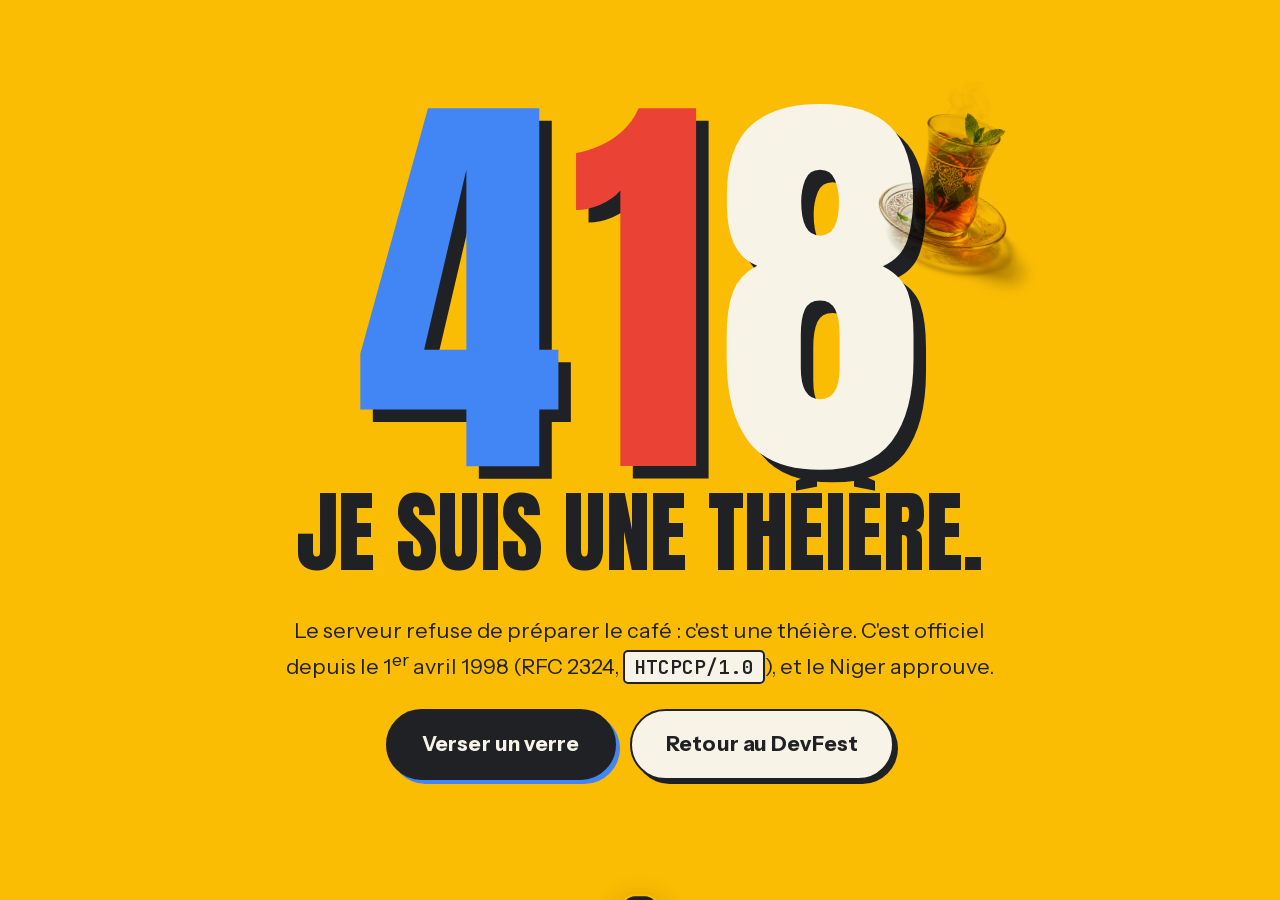
<file: 418.html>
<!doctype html>
<html lang="fr">
<head>
<meta charset="utf-8">
<meta name="viewport" content="width=device-width, initial-scale=1">
<title>418 · Je suis une théière · DevFest Niamey 2026</title>
<meta name="description" content="Erreur 418 : le serveur refuse de préparer le café, car c'est une théière. DevFest Niamey 2026.">
<meta name="robots" content="noindex">
<meta name="theme-color" content="#FBBC04">
<link rel="icon" href="data:image/svg+xml,%3Csvg xmlns='http://www.w3.org/2000/svg' viewBox='0 0 64 64'%3E%3Crect width='64' height='64' rx='14' fill='%23FBBC04'/%3E%3Ctext x='32' y='44' font-size='34' text-anchor='middle' font-family='Impact,sans-serif' fill='%23202124'%3E418%3C/text%3E%3C/svg%3E">
<link rel="preload" href="fonts/anton-latin.woff2" as="font" type="font/woff2" crossorigin>
<link rel="stylesheet" href="css/base.css">
<style>
  body{background:var(--yellow);min-height:100svh;display:grid;place-items:center;padding:clamp(20px,5vw,60px);text-align:center}
  .wrap{position:relative;max-width:980px}
  .big{display:flex;justify-content:center;gap:.02em;font:400 clamp(9rem,34vw,26rem)/.82 var(--f-display);text-shadow:.03em .03em 0 var(--ink)}
  .big span:nth-child(1){color:var(--blue)}.big span:nth-child(2){color:var(--red)}.big span:nth-child(3){color:var(--paper)}
  .big span{display:inline-block;transition:transform 250ms var(--ease)}
  .big span:hover{transform:translateY(-4%) rotate(-3deg)}
  h1{font:400 clamp(2.4rem,7vw,5.6rem)/1 var(--f-display);text-transform:uppercase;margin:.3em 0 .4em}
  p{max-width:34em;margin:0 auto 1.6rem;font-size:clamp(1.05rem,1vw + .9rem,1.35rem)}
  code{font:600 .9em var(--f-mono);background:var(--paper);padding:.1em .45em;border-radius:5px;border:2px solid var(--ink)}
  .row{display:flex;flex-wrap:wrap;gap:14px;justify-content:center}
  .pot{position:absolute;right:-4vw;top:-3vw;width:clamp(90px,14vw,190px);transform:rotate(14deg);mix-blend-mode:multiply;pointer-events:none}
</style>
</head>
<body>
<canvas id="fx" aria-hidden="true"></canvas>
<main class="wrap">
  <img class="pot" src="media/cutouts/B07_tea-glass.webp" alt="" width="300" height="380">
  <div class="big" aria-hidden="true"><span>4</span><span>1</span><span>8</span></div>
  <h1>Je suis une théière.</h1>
  <p>Le serveur refuse de préparer le café&nbsp;: c'est une théière. C'est officiel depuis le 1<sup>er</sup>&nbsp;avril 1998 (RFC&nbsp;2324, <code>HTCPCP/1.0</code>), et le Niger approuve.</p>
  <div class="row">
    <button class="btn btn--ink btn--lg" type="button" id="pour"><span>Verser un verre</span></button>
    <a class="btn btn--lg" href="index.html"><span>Retour au DevFest</span></a>
  </div>
</main>
<div class="toast mono" id="toast" role="status" aria-live="polite"></div>
<script src="js/config.js" defer></script>
<script src="js/fx.js" defer></script>
<script>
  window.addEventListener('DOMContentLoaded', function () {
    document.getElementById('pour').addEventListener('click', function () {
      if (window.DFX) { DFX.tea(); }
    });
    console.log('%c418 I’m a teapot', 'font:700 22px monospace;color:#202124');
  });
</script>
</body>
</html>
</file>
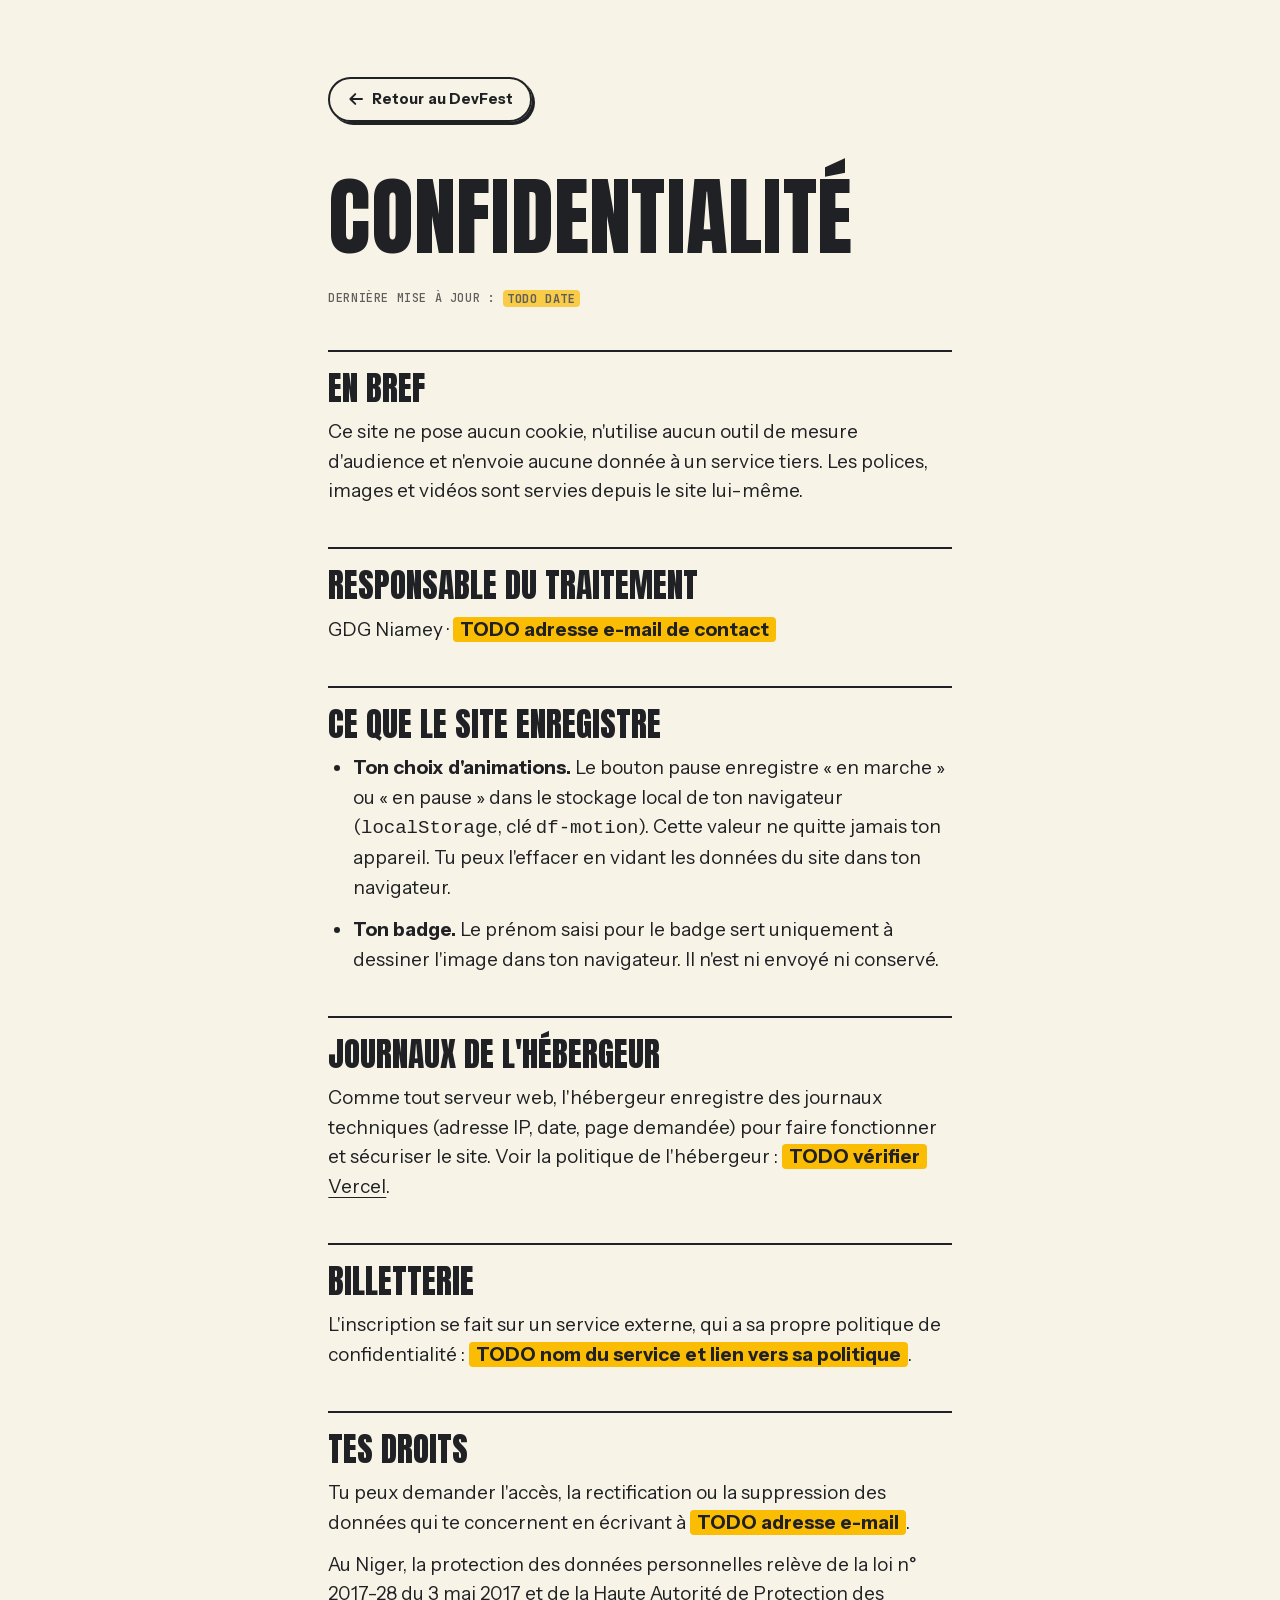
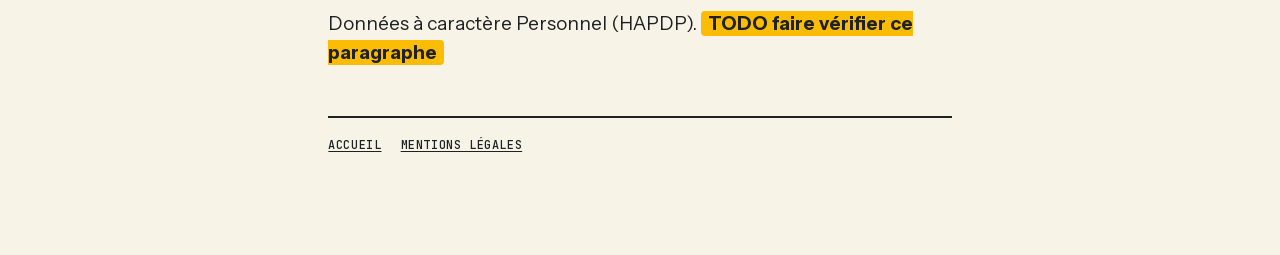
<file: confidentialite.html>
<!doctype html>
<html lang="fr">
<head>
<meta charset="utf-8">
<meta name="viewport" content="width=device-width, initial-scale=1">
<title>Confidentialité · DevFest Niamey 2026</title>
<meta name="description" content="Politique de confidentialité du site DevFest Niamey 2026 : ce que le site enregistre, et ce qu'il n'enregistre pas.">
<meta name="theme-color" content="#4285F4">
<meta name="color-scheme" content="light">
<link rel="icon" href="data:image/svg+xml,%3Csvg xmlns='http://www.w3.org/2000/svg' viewBox='0 0 64 64'%3E%3Crect width='64' height='64' rx='14' fill='%23202124'/%3E%3Cpath d='M24 14c-6 0-8 3-8 8v6c0 3-2 4-5 4 3 0 5 1 5 4v6c0 5 2 8 8 8' fill='none' stroke='%234285F4' stroke-width='5' stroke-linecap='round'/%3E%3Cpath d='M40 14c6 0 8 3 8 8v6c0 3 2 4 5 4-3 0-5 1-5 4v6c0 5-2 8-8 8' fill='none' stroke='%23EA4335' stroke-width='5' stroke-linecap='round'/%3E%3Ccircle cx='32' cy='32' r='4.5' fill='%23FBBC04'/%3E%3C/svg%3E">
<link rel="preload" href="fonts/anton-latin.woff2" as="font" type="font/woff2" crossorigin>
<link rel="stylesheet" href="css/base.css">
<link rel="stylesheet" href="css/legal.css">
</head>
<body>
<svg width="0" height="0" style="position:absolute" aria-hidden="true" focusable="false">
  <symbol id="i-arrow" viewBox="0 0 24 24"><path d="M4 12h15M13 5.5 19.5 12 13 18.5" fill="none" stroke="currentColor" stroke-width="2.6" stroke-linecap="round" stroke-linejoin="round"/></symbol>
</svg>
<main class="legal">
  <a class="btn btn--ghost btn--sm legal__back" href="index.html"><svg class="ic" width="18" height="18"><use href="#i-arrow"/></svg><span>Retour au DevFest</span></a>
  <h1 class="display">Confidentialité</h1>
  <p class="legal__date mono">Dernière mise à jour : <span class="todo">TODO date</span></p>

  <!-- Cette page décrit ce que fait le code du site tel qu'il est. Si vous ajoutez une mesure
       d'audience, un formulaire ou un service tiers, mettez-la à jour. -->

  <h2>En bref</h2>
  <p>Ce site ne pose aucun cookie, n'utilise aucun outil de mesure d'audience et n'envoie aucune donnée à un service tiers. Les polices, images et vidéos sont servies depuis le site lui-même.</p>

  <h2>Responsable du traitement</h2>
  <p>GDG Niamey · <span class="todo">TODO adresse e-mail de contact</span></p>

  <h2>Ce que le site enregistre</h2>
  <ul>
    <li><b>Ton choix d'animations.</b> Le bouton pause enregistre « en marche » ou « en pause » dans le stockage local de ton navigateur (<code>localStorage</code>, clé <code>df-motion</code>). Cette valeur ne quitte jamais ton appareil. Tu peux l'effacer en vidant les données du site dans ton navigateur.</li>
    <li><b>Ton badge.</b> Le prénom saisi pour le badge sert uniquement à dessiner l'image dans ton navigateur. Il n'est ni envoyé ni conservé.</li>
  </ul>

  <h2>Journaux de l'hébergeur</h2>
  <p>Comme tout serveur web, l'hébergeur enregistre des journaux techniques (adresse IP, date, page demandée) pour faire fonctionner et sécuriser le site. Voir la politique de l'hébergeur : <span class="todo">TODO vérifier</span> <a href="https://vercel.com/legal/privacy-policy">Vercel</a>.</p>

  <h2>Billetterie</h2>
  <p>L'inscription se fait sur un service externe, qui a sa propre politique de confidentialité : <span class="todo">TODO nom du service et lien vers sa politique</span>.</p>

  <h2>Tes droits</h2>
  <p>Tu peux demander l'accès, la rectification ou la suppression des données qui te concernent en écrivant à <span class="todo">TODO adresse e-mail</span>.</p>
  <p>Au Niger, la protection des données personnelles relève de la loi n° 2017-28 du 3 mai 2017 et de la Haute Autorité de Protection des Données à caractère Personnel (HAPDP). <span class="todo">TODO faire vérifier ce paragraphe</span></p>

  <div class="legal__foot mono"><a href="index.html">Accueil</a><a href="mentions-legales.html">Mentions légales</a></div>
</main>
</body>
</html>
</file>
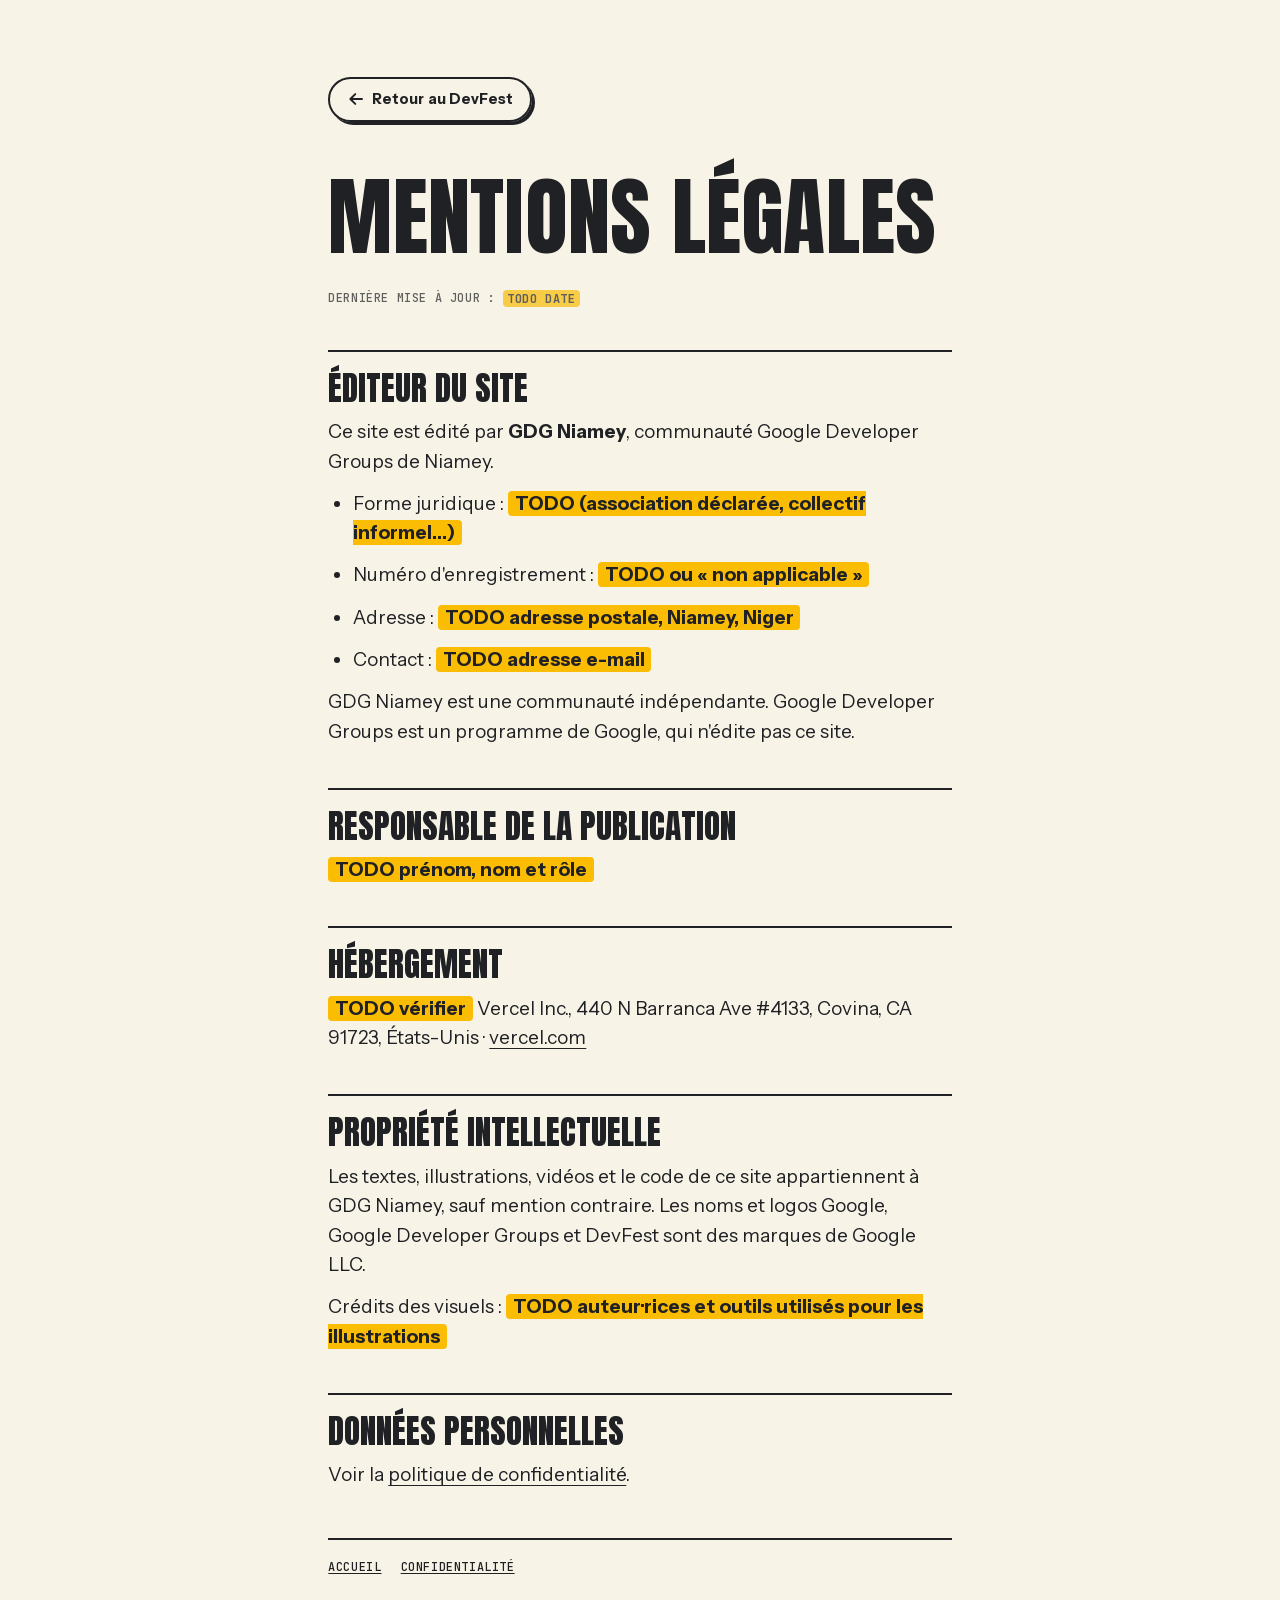
<file: mentions-legales.html>
<!doctype html>
<html lang="fr">
<head>
<meta charset="utf-8">
<meta name="viewport" content="width=device-width, initial-scale=1">
<title>Mentions légales · DevFest Niamey 2026</title>
<meta name="description" content="Mentions légales du site DevFest Niamey 2026 : éditeur, responsable de publication, hébergeur.">
<meta name="theme-color" content="#4285F4">
<meta name="color-scheme" content="light">
<link rel="icon" href="data:image/svg+xml,%3Csvg xmlns='http://www.w3.org/2000/svg' viewBox='0 0 64 64'%3E%3Crect width='64' height='64' rx='14' fill='%23202124'/%3E%3Cpath d='M24 14c-6 0-8 3-8 8v6c0 3-2 4-5 4 3 0 5 1 5 4v6c0 5 2 8 8 8' fill='none' stroke='%234285F4' stroke-width='5' stroke-linecap='round'/%3E%3Cpath d='M40 14c6 0 8 3 8 8v6c0 3 2 4 5 4-3 0-5 1-5 4v6c0 5-2 8-8 8' fill='none' stroke='%23EA4335' stroke-width='5' stroke-linecap='round'/%3E%3Ccircle cx='32' cy='32' r='4.5' fill='%23FBBC04'/%3E%3C/svg%3E">
<link rel="preload" href="fonts/anton-latin.woff2" as="font" type="font/woff2" crossorigin>
<link rel="stylesheet" href="css/base.css">
<link rel="stylesheet" href="css/legal.css">
</head>
<body>
<svg width="0" height="0" style="position:absolute" aria-hidden="true" focusable="false">
  <symbol id="i-arrow" viewBox="0 0 24 24"><path d="M4 12h15M13 5.5 19.5 12 13 18.5" fill="none" stroke="currentColor" stroke-width="2.6" stroke-linecap="round" stroke-linejoin="round"/></symbol>
</svg>
<main class="legal">
  <a class="btn btn--ghost btn--sm legal__back" href="index.html"><svg class="ic" width="18" height="18"><use href="#i-arrow"/></svg><span>Retour au DevFest</span></a>
  <h1 class="display">Mentions légales</h1>
  <p class="legal__date mono">Dernière mise à jour : <span class="todo">TODO date</span></p>

  <!-- Les champs marqués TODO sont à remplir par l'organisation. Rien n'a été inventé. -->

  <h2>Éditeur du site</h2>
  <p>Ce site est édité par <b>GDG Niamey</b>, communauté Google Developer Groups de Niamey.</p>
  <ul>
    <li>Forme juridique : <span class="todo">TODO (association déclarée, collectif informel…)</span></li>
    <li>Numéro d'enregistrement : <span class="todo">TODO ou « non applicable »</span></li>
    <li>Adresse : <span class="todo">TODO adresse postale, Niamey, Niger</span></li>
    <li>Contact : <span class="todo">TODO adresse e-mail</span></li>
  </ul>
  <p>GDG Niamey est une communauté indépendante. Google Developer Groups est un programme de Google, qui n'édite pas ce site.</p>

  <h2>Responsable de la publication</h2>
  <p><span class="todo">TODO prénom, nom et rôle</span></p>

  <h2>Hébergement</h2>
  <p><span class="todo">TODO vérifier</span> Vercel Inc., 440 N Barranca Ave #4133, Covina, CA 91723, États-Unis · <a href="https://vercel.com">vercel.com</a></p>

  <h2>Propriété intellectuelle</h2>
  <p>Les textes, illustrations, vidéos et le code de ce site appartiennent à GDG Niamey, sauf mention contraire. Les noms et logos Google, Google Developer Groups et DevFest sont des marques de Google LLC.</p>
  <p>Crédits des visuels : <span class="todo">TODO auteur·rices et outils utilisés pour les illustrations</span></p>

  <h2>Données personnelles</h2>
  <p>Voir la <a href="confidentialite.html">politique de confidentialité</a>.</p>

  <div class="legal__foot mono"><a href="index.html">Accueil</a><a href="confidentialite.html">Confidentialité</a></div>
</main>
</body>
</html>
</file>
<file: css/base.css>
/* ════════════════════════════════════════════════════════════════════
   DEVFEST NIAMEY 2026 · base : tokens, typo, composants, barre, sommaire
   ════════════════════════════════════════════════════════════════════ */

@font-face{font-family:'Anton';src:url(../fonts/anton-latin.woff2) format('woff2');font-weight:400;font-style:normal;font-display:swap}
@font-face{font-family:'Instrument Sans';src:url(../fonts/instrument-sans-latin.woff2) format('woff2');font-weight:400 700;font-style:normal;font-display:swap}
@font-face{font-family:'JetBrains Mono';src:url(../fonts/jetbrains-mono-latin.woff2) format('woff2');font-weight:400 700;font-style:normal;font-display:swap}

:root{
  /* marque : couleurs Google + papier chaud + encre */
  --blue:#4285F4; --red:#EA4335; --yellow:#FBBC04; --green:#34A853;
  --paper:#F7F3E7; --paper-2:#EEE6D2; --paper-3:#E4DAC2; --ink:#202124; --ink-2:#3a3b3f; --white:#FFFDF7;
  --blue-d:#2B63C6; --red-d:#C2281C; --yellow-d:#D79B00; --green-d:#23823D;
  --gut:clamp(18px,4.4vw,76px);
  --edge:clamp(22px,3.6vw,54px);
  --sec:clamp(80px,9vw,150px);   /* un seul rythme vertical entre les sections */
  --bar-h:64px;
  --f-display:'Anton','Impact','Haettenschweiler','Arial Narrow Bold',sans-serif;
  --f-sans:'Instrument Sans',system-ui,-apple-system,'Segoe UI',Roboto,sans-serif;
  --f-mono:'JetBrains Mono',ui-monospace,'SF Mono',Menlo,Consolas,monospace;
  --ease:cubic-bezier(.2,.8,.2,1);
  --spring:cubic-bezier(.34,1.56,.64,1);
}

*,*::before,*::after{box-sizing:border-box}
html{-webkit-text-size-adjust:100%;scroll-behavior:smooth;scroll-padding-top:84px}
body{margin:0;font-family:var(--f-sans);font-size:clamp(16px,.35vw + 15px,19px);line-height:1.55;color:var(--ink);background:var(--paper);overflow-x:clip;-webkit-font-smoothing:antialiased;text-rendering:optimizeLegibility}
[hidden]{display:none!important}
img,video,canvas,svg{display:block;max-width:100%}
img{height:auto}
button,input{font:inherit;color:inherit}
button{cursor:pointer;background:none;border:0;padding:0}
a{color:inherit}
h1,h2,h3,h4,p,ul,ol,figure,dl,dd{margin:0}
ul,ol{padding:0;list-style:none}
b,strong{font-weight:700}
::selection{background:var(--yellow);color:var(--ink)}

/* papier fixe (C01) derrière toute la page */
.paper{position:fixed;inset:0;z-index:-1;background:var(--paper) url(../media/tex/C01_paper-grid.webp) center/cover no-repeat;pointer-events:none}

/* ── accessibilité ── */
.skip{position:fixed;left:12px;top:-80px;z-index:999;background:var(--ink);color:var(--paper);padding:.7em 1.1em;border-radius:10px;font-weight:700;transition:top 200ms}
.skip:focus{top:12px}
.sr-only{position:absolute!important;width:1px;height:1px;margin:-1px;padding:0;overflow:hidden;clip:rect(0 0 0 0);white-space:nowrap;border:0}
:focus{outline:none}
:focus-visible{outline:3px solid var(--ink);outline-offset:3px;box-shadow:0 0 0 6px var(--yellow);border-radius:6px}
.sect--ink :focus-visible,.code :focus-visible,.toc :focus-visible,.foot :focus-visible{outline-color:var(--yellow);box-shadow:0 0 0 6px rgba(251,188,4,.25)}

/* ── typographie ── */
.display{font-family:var(--f-display);font-weight:400;text-transform:uppercase;line-height:.9;letter-spacing:.003em}
/* l'accent d'un titre : même police, autre couleur (la couleur est posée par section) */
.accent{font-style:normal}
.mono{font-family:var(--f-mono);font-size:.74rem;line-height:1.5;letter-spacing:.05em;text-transform:uppercase;font-weight:500}
.eyebrow{display:inline-flex;align-items:center;gap:.7em;font:600 .74rem/1 var(--f-mono);letter-spacing:.1em;text-transform:uppercase}
.eyebrow .num{background:var(--ink);color:var(--paper);padding:.42em .6em;border-radius:5px;white-space:nowrap;flex:none}
.eyebrow--light .num{background:var(--paper);color:var(--ink)}
.eyebrow--light{color:var(--white)}
kbd{font:600 .85em var(--f-mono);background:var(--paper);color:var(--ink);padding:.12em .5em;border-radius:5px;border:2px solid var(--ink);box-shadow:2px 2px 0 var(--ink)}
.ic{flex:none}

/* mots de manifeste : s'allument au défilement */
.why__big .wd{opacity:.16;transition:opacity 350ms linear}
.why__big .wd.on{opacity:1}

/* ── boutons ── */
.btn{--bg:var(--paper);--fg:var(--ink);display:inline-flex;align-items:center;justify-content:center;gap:.65em;font:700 1.02rem/1 var(--f-sans);letter-spacing:.005em;padding:1.02em 1.5em;border-radius:999px;border:2.5px solid var(--ink);background:var(--bg);color:var(--fg);text-decoration:none;box-shadow:4px 4px 0 var(--ink);transition:transform 220ms var(--ease),box-shadow 220ms var(--ease),background 200ms;position:relative;white-space:nowrap;-webkit-tap-highlight-color:transparent}
.btn:hover{transform:translate(-2px,-2px);box-shadow:6px 6px 0 var(--ink)}
.btn:active{transform:translate(3px,3px);box-shadow:1px 1px 0 var(--ink)}
.btn .ic{transition:transform 250ms var(--spring)}
.btn:hover .ic{transform:translateX(4px)}
.btn--sm{font-size:.9rem;padding:.8em 1.15em;box-shadow:3px 3px 0 var(--ink)}
.btn--lg{font-size:clamp(1.12rem,.5vw + 1rem,1.3rem);padding:1.1em 1.65em}
.btn--blue{--bg:var(--blue);--fg:#fff}
.btn--yellow{--bg:var(--yellow);--fg:var(--ink)}
.btn--red{--bg:var(--red);--fg:#fff}
.btn--ink{--bg:var(--ink);--fg:var(--paper);box-shadow:4px 4px 0 var(--blue)}
.btn--ink:hover{box-shadow:6px 6px 0 var(--blue)}
.btn--ghost{--bg:transparent;--fg:var(--ink)}
.btn--ghost-light{--bg:transparent;--fg:var(--paper);border-color:var(--paper);box-shadow:3px 3px 0 var(--paper)}
.btn--ghost-light:hover{box-shadow:5px 5px 0 var(--paper)}
.btn--ghost-light img{width:30px;height:30px;mix-blend-mode:screen;filter:invert(1)}

.linkish{font:inherit;text-decoration:underline;text-decoration-style:wavy;text-decoration-color:var(--red);text-underline-offset:.25em;text-decoration-thickness:1.5px;color:inherit}
.linkish:hover{text-decoration-color:var(--blue)}

/* ── chips / filtres ── */
.chip{display:inline-flex;align-items:center;gap:.5em;font:600 .86rem/1 var(--f-sans);padding:.7em 1em;border-radius:999px;border:2px solid var(--ink);background:var(--paper);transition:background 200ms,transform 200ms var(--spring),box-shadow 200ms;-webkit-tap-highlight-color:transparent}
.chip:hover{transform:translateY(-2px);box-shadow:0 3px 0 var(--ink)}
.chip[aria-checked="true"],.chip[aria-pressed="true"]{background:var(--ink);color:var(--paper)}
.chip i.dot{width:.7em;height:.7em;border-radius:50%;background:var(--c,var(--blue));border:1.5px solid currentColor;flex:none}

/* ── barre flottante ── */
.bar{position:fixed;z-index:80;top:max(10px,env(safe-area-inset-top));left:10px;right:10px;display:flex;justify-content:space-between;align-items:center;gap:10px;pointer-events:none;transition:transform 250ms var(--ease)}
.bar>*{pointer-events:auto}
.bar.is-hidden{transform:translateY(-130%)}
.bar__brand{display:flex;align-items:center;gap:12px;height:46px;padding:0 16px 0 14px;background:var(--paper);border:2.5px solid var(--ink);border-radius:999px;text-decoration:none;box-shadow:3px 3px 0 var(--ink)}
.bar__logo{height:24px;width:auto;max-width:130px}
.bar__wordmark{font:400 1.15rem/1 var(--f-display);text-transform:uppercase;letter-spacing:.02em}
.bar__sep{width:2px;height:20px;background:var(--ink);opacity:.2;border-radius:2px}
.bar__name{font:700 .88rem/1 var(--f-sans);letter-spacing:.01em;white-space:nowrap}
.bar__name b{font-weight:800}
.bar__name i{color:var(--blue-d)}
.bar__right{display:flex;align-items:center;gap:10px}
.icon-btn{width:46px;height:46px;border-radius:50%;background:var(--paper);border:2.5px solid var(--ink);display:grid;place-items:center;box-shadow:3px 3px 0 var(--ink);transition:transform 200ms var(--ease),box-shadow 200ms}
.icon-btn:hover{transform:translate(-1px,-1px);box-shadow:4px 4px 0 var(--ink)}
.icon-btn .ic--play{display:none}
.icon-btn[aria-pressed="true"] .ic--play{display:block}
.icon-btn[aria-pressed="true"] .ic--pause{display:none}
.menu-btn{gap:.8em;height:46px;padding:0 1.15em}
.menu-btn__bars{display:grid;gap:5px;width:20px}
.menu-btn__bars i{display:block;height:2.5px;background:currentColor;border-radius:2px;transition:transform 200ms var(--ease)}
.menu-btn[aria-expanded="true"] .menu-btn__bars i:first-child{transform:translateY(3.7px) rotate(45deg)}
.menu-btn[aria-expanded="true"] .menu-btn__bars i:last-child{transform:translateY(-3.7px) rotate(-45deg)}
.bar__ticket{height:46px}

/* progression : fil Google */
.progress{position:fixed;z-index:90;left:0;right:0;top:0;height:5px;pointer-events:none}
.progress i{display:block;height:100%;width:100%;transform-origin:0 50%;transform:scaleX(var(--p,0));background:linear-gradient(90deg,var(--blue) 0 25%,var(--red) 25% 50%,var(--yellow) 50% 75%,var(--green) 75%)}

/* ── sommaire plein écran ── */
.toc{position:fixed;inset:0;z-index:70;background:var(--ink);color:var(--paper);overflow:auto;clip-path:circle(0 at calc(100% - 60px) 34px);visibility:hidden;transition:clip-path 300ms var(--ease),visibility 0s 300ms;overscroll-behavior:contain}
.toc[hidden]{display:block}
.toc.is-open{clip-path:circle(150% at calc(100% - 60px) 34px);visibility:visible;transition:clip-path 300ms var(--ease),visibility 0s}
.toc__inner{min-height:100%;padding:calc(var(--bar-h) + 40px) var(--gut) 40px;display:flex;flex-direction:column;justify-content:center;gap:22px;max-width:1500px;margin:auto}
.toc__kicker{color:var(--yellow)}
.toc__list{display:grid;grid-template-columns:repeat(2,1fr);column-gap:6vw;counter-reset:toc}
.toc__list li{border-top:1.5px solid rgba(247,243,231,.2)}
.toc__list a{display:flex;align-items:baseline;gap:.9em;text-decoration:none;padding:.18em 0;font:400 clamp(2rem,5.6vw,4.6rem)/1 var(--f-display);text-transform:uppercase;transition:color 200ms,transform 200ms var(--ease);transform-origin:0 50%}
.toc__list a:hover,.toc__list a:focus-visible{transform:translateX(14px)}
.toc__list li:nth-child(4n+1) a:hover{color:var(--blue)}
.toc__list li:nth-child(4n+2) a:hover{color:var(--red)}
.toc__list li:nth-child(4n+3) a:hover{color:var(--yellow)}
.toc__list li:nth-child(4n) a:hover{color:var(--green)}
.toc__n{font-size:.78rem;color:var(--yellow);min-width:2.2em}
.toc__t i{color:var(--paper);opacity:.7}
.toc__foot{opacity:.6}
body.toc-open{overflow:hidden}

/* ── confettis, toast ── */
#fx{position:fixed;inset:0;width:100%;height:100%;z-index:95;pointer-events:none}
.toast{position:fixed;z-index:96;left:50%;bottom:max(22px,env(safe-area-inset-bottom));transform:translate(-50%,160%);background:var(--ink);color:var(--paper);padding:.9em 1.3em;border-radius:14px;border:2px solid var(--yellow);max-width:min(92vw,560px);text-align:center;text-transform:none;letter-spacing:.01em;font-size:.82rem;box-shadow:0 10px 30px rgba(0,0,0,.3);transition:transform 250ms var(--ease)}
.toast.is-on{transform:translate(-50%,0)}

/* ── barre collante mobile ── */
.sticky-cta{position:fixed;z-index:75;left:50%;translate:-50% 0;width:max-content;max-width:calc(100% - 28px);bottom:max(14px,env(safe-area-inset-bottom));transform:translateY(160%);transition:transform 250ms var(--ease);display:none}
.sticky-cta.is-on{transform:none}

.noscript{position:fixed;inset:auto 0 0 0;z-index:200;background:var(--yellow);padding:14px var(--gut);font-weight:600}

/* ── cadres vidéo ── */
.vframe{position:relative;aspect-ratio:16/9;overflow:hidden;isolation:isolate;background:var(--paper-2)}
.vframe picture,.vframe>img,.vframe video{position:absolute;inset:0;width:100%;height:100%;object-fit:cover}
.vframe picture img{width:100%;height:100%;object-fit:cover}
.vframe video{opacity:0;transition:opacity 250ms ease}
.vframe.is-live video{opacity:1}
@media (max-width:820px){.vframe{aspect-ratio:9/16;max-height:88vh}}

/* ── bords déchirés (clip-path posé par JS ; plein bord sans JS) ── */
.tear{position:relative;z-index:3;padding-bottom:calc(var(--edge) + var(--sec))}
.after-tear{position:relative;z-index:2;margin-top:calc(var(--edge) * -1);padding-top:calc(var(--edge) + var(--sec))}
.after-tear::before{content:'';position:absolute;left:0;right:0;top:0;height:calc(var(--edge) * 2.2);background:linear-gradient(rgba(32,33,36,.28),transparent);pointer-events:none;z-index:0}

/* ── apparitions au défilement (classes posées par JS ; sans JS tout est visible) ── */
.rv{--rv-d:calc(var(--rv-i,0) * 90ms);transition:opacity 700ms var(--ease) var(--rv-d),translate 900ms var(--ease) var(--rv-d),rotate 900ms var(--spring) var(--rv-d),clip-path 1100ms var(--ease) var(--rv-d)}
.rv-ready .rv:not(.in){opacity:0;translate:0 36px}
.rv-ready .rv--title:not(.in){opacity:1;translate:0 .35em;clip-path:inset(0 -10% 100% -10%)}
.rv--title.in{clip-path:inset(-30% -10% -30% -10%)}
.rv-ready .rv--img:not(.in){opacity:1;translate:0 70px;clip-path:inset(14% 8% 14% 8%)}
.rv--img.in{clip-path:inset(-40% -40% -40% -40%)}
.rv-ready .rv--paper:not(.in){translate:0 80px;rotate:-5deg}
.rv-ready .rv--up:not(.in){translate:0 56px}
html.calm .rv,html.calm .rv:not(.in){opacity:1;translate:none;rotate:none;clip-path:none;transition:none}

/* défilement lié (navigateurs récents) : les images se recadrent doucement en entrant */
@supports (animation-timeline:view()){
  .vframe:not(.vframe--tilt)>img,.vframe:not(.vframe--tilt) video,.cut__sheet img,.sand__arch img,.voices__art img{animation:settle linear both;animation-timeline:view();animation-range:entry 0% cover 55%}
  @keyframes settle{from{scale:1.16}to{scale:1}}
  .crowd__brace--l{animation:brace-l linear both;animation-timeline:view();animation-range:entry 0% cover 50%}
  .crowd__brace--r{animation:brace-r linear both;animation-timeline:view();animation-range:entry 0% cover 50%}
  @keyframes brace-l{from{translate:-60% 0;opacity:0}}
  @keyframes brace-r{from{translate:60% 0;opacity:0}}
  html.calm .vframe>img,html.calm .vframe video,html.calm .cut__sheet img,html.calm .crowd__brace{animation:none}
}

/* ── reduced motion / pause ── */
@media (prefers-reduced-motion:reduce){
  html{scroll-behavior:auto}
  *,*::before,*::after{animation-duration:.001ms!important;animation-iteration-count:1!important;transition-duration:.001ms!important;transition-delay:0ms!important}
  .why__big .wd{opacity:1}
  .rv,.rv:not(.in){opacity:1!important;translate:none!important;rotate:none!important;clip-path:none!important}
  .vframe>img,.vframe video,.cut__sheet img,.sand__arch img,.voices__art img,.crowd__brace{animation:none!important}
}
html.calm{scroll-behavior:auto}
html.calm *,html.calm *::before,html.calm *::after{animation-play-state:paused!important}

@media (max-width:820px){
  :root{--bar-h:58px}
  .bar__name,.bar__sep{display:none}
  .bar__brand{padding:0 14px}
  .bar__ticket{display:none}
  .sticky-cta{display:inline-flex}
  .toc__list{grid-template-columns:1fr}
  .toc__list a{font-size:clamp(1.9rem,9.4vw,3rem)}
  .toc{clip-path:circle(0 at calc(100% - 46px) 33px)}
  .toc.is-open{clip-path:circle(150% at calc(100% - 46px) 33px)}
}
@media (max-width:420px){
  .menu-btn__t{display:none}
  .menu-btn{width:46px;padding:0;justify-content:center}
}
@media (min-width:821px){ .bar__logo{height:26px} }
/* les décors qui débordent ne doivent jamais élargir la page (mobile) */
section,footer{overflow-x:clip}
</file>
<file: css/legal.css>
/* ════════════════════════════════════════════════════════════════════
   DEVFEST NIAMEY 2026 · pages légales (mentions, confidentialité)
   ════════════════════════════════════════════════════════════════════ */
body{background:var(--paper)}
.legal{max-width:46rem;margin:0 auto;padding:clamp(28px,6vw,80px) var(--gut) clamp(60px,8vw,120px)}
.legal__back{display:inline-flex;align-items:center;gap:.5em;margin-bottom:clamp(28px,5vw,56px)}
.legal__back .ic{transform:rotate(180deg)}
.legal h1{font-size:clamp(2.6rem,8vw,5.4rem);margin-bottom:.4em}
.legal__date{margin-bottom:2.4rem;opacity:.7}
.legal h2{font:400 clamp(1.5rem,3vw,2.1rem)/1 var(--f-display);text-transform:uppercase;margin:2.6rem 0 .8rem;padding-top:1.2rem;border-top:2px solid var(--ink)}
.legal p,.legal li{margin-bottom:.8rem;max-width:40em}
.legal ul{list-style:disc;padding-left:1.3em}
.legal a{text-underline-offset:.2em}
.todo{background:var(--yellow);padding:.05em .35em;border-radius:4px;font-weight:700}
.legal__foot{margin-top:3rem;padding-top:1.2rem;border-top:2px solid var(--ink);display:flex;flex-wrap:wrap;gap:1.2rem}
</file>
